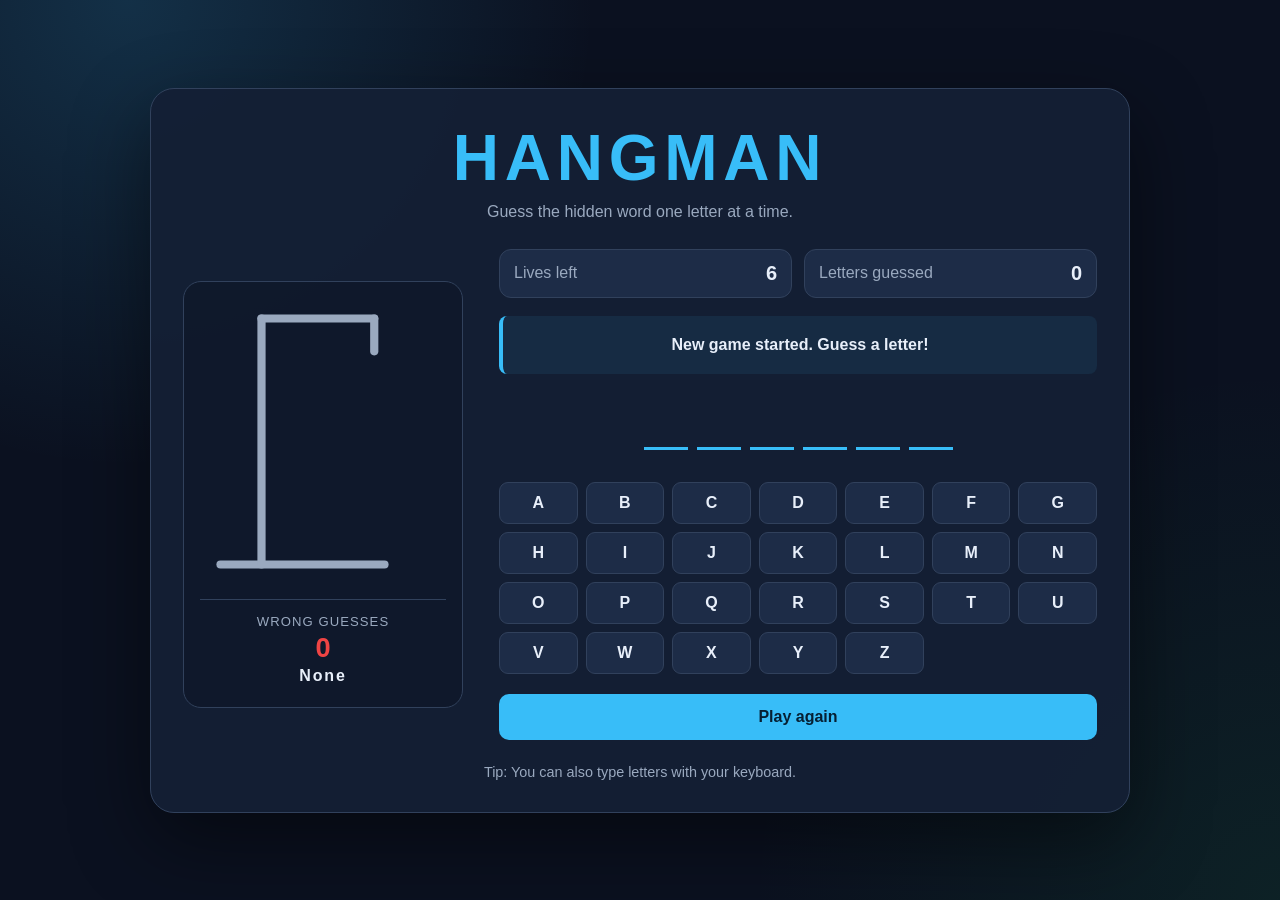
<file: index.html>
<!DOCTYPE html>
<html lang="en">
<head>
    <meta charset="UTF-8">
    <meta name="viewport" content="width=device-width, initial-scale=1.0">
    <title>Hangman - Browser Version</title>
    <style>
        :root {
            --background: #0b1120;
            --panel: #141f35;
            --panel-light: #1d2c47;
            --text: #e8effa;
            --muted: #9aa9bf;
            --accent: #38bdf8;
            --accent-light: #7dd3fc;
            --good: #22c55e;
            --bad: #ef4444;
            --line: #31415c;
        }

        * {
            box-sizing: border-box;
        }

        body {
            min-height: 100vh;
            margin: 0;
            padding: 24px;
            display: grid;
            place-items: center;
            color: var(--text);
            font-family: "Segoe UI", Arial, sans-serif;
            background:
                radial-gradient(circle at 10% 0%, rgba(56, 189, 248, 0.18), transparent 32%),
                radial-gradient(circle at 100% 100%, rgba(34, 197, 94, 0.09), transparent 34%),
                var(--background);
        }

        button {
            font: inherit;
        }

        .game {
            width: min(980px, 100%);
            padding: 32px;
            border: 1px solid var(--line);
            border-radius: 24px;
            background: rgba(20, 31, 53, 0.94);
            box-shadow: 0 28px 80px rgba(0, 0, 0, 0.48);
        }

        .game-header {
            margin-bottom: 28px;
            text-align: center;
        }

        .game-header h1 {
            margin: 0;
            color: var(--accent);
            font-size: clamp(2.2rem, 7vw, 4rem);
            letter-spacing: 0.09em;
            text-transform: uppercase;
        }

        .game-header p {
            margin: 8px 0 0;
            color: var(--muted);
        }

        .game-board {
            display: grid;
            grid-template-columns: 280px 1fr;
            gap: 36px;
            align-items: center;
        }

        .drawing-panel {
            padding: 16px;
            border: 1px solid var(--line);
            border-radius: 18px;
            background: rgba(11, 17, 32, 0.42);
        }

        .hangman-drawing {
            display: block;
            width: 100%;
            max-width: 250px;
            margin: 0 auto;
        }

        .gallows {
            stroke: var(--muted);
            stroke-width: 8;
            stroke-linecap: round;
        }

        .body-part {
            stroke: var(--bad);
            stroke-width: 8;
            stroke-linecap: round;
            fill: none;
            transition: opacity 0.25s ease;
        }

        .body-part.hidden {
            opacity: 0;
        }

        .wrong-box {
            margin-top: 14px;
            padding-top: 14px;
            border-top: 1px solid var(--line);
            text-align: center;
        }

        .wrong-box span {
            display: block;
            color: var(--muted);
            font-size: 0.82rem;
            text-transform: uppercase;
            letter-spacing: 0.08em;
        }

        .wrong-box strong {
            display: block;
            margin: 3px 0;
            color: var(--bad);
            font-size: 1.7rem;
        }

        .wrong-box p {
            min-height: 24px;
            margin: 0;
            color: var(--text);
            font-weight: 700;
            letter-spacing: 0.12em;
        }

        .play-panel {
            min-width: 0;
        }

        .stats {
            display: grid;
            grid-template-columns: 1fr 1fr;
            gap: 12px;
            margin-bottom: 18px;
        }

        .stat {
            display: flex;
            justify-content: space-between;
            align-items: center;
            padding: 12px 14px;
            border: 1px solid var(--line);
            border-radius: 12px;
            background: var(--panel-light);
            color: var(--muted);
        }

        .stat strong {
            color: var(--text);
            font-size: 1.25rem;
        }

        .message {
            min-height: 58px;
            margin: 0 0 18px;
            padding: 14px 16px;
            display: flex;
            justify-content: center;
            align-items: center;
            border-left: 4px solid var(--accent);
            border-radius: 8px;
            background: rgba(56, 189, 248, 0.08);
            text-align: center;
            font-weight: 600;
        }

        .message.win {
            border-color: var(--good);
            background: rgba(34, 197, 94, 0.12);
        }

        .message.lose {
            border-color: var(--bad);
            background: rgba(239, 68, 68, 0.12);
        }

        .word {
            display: flex;
            flex-wrap: wrap;
            justify-content: center;
            gap: 9px;
            min-height: 68px;
            margin-bottom: 22px;
        }

        .letter-box {
            width: 44px;
            height: 58px;
            display: flex;
            justify-content: center;
            align-items: center;
            border-bottom: 3px solid var(--accent);
            font-size: 1.7rem;
            font-weight: 800;
            text-transform: uppercase;
        }

        .keyboard {
            display: grid;
            grid-template-columns: repeat(7, 1fr);
            gap: 8px;
            margin-bottom: 20px;
        }

        .key {
            min-width: 0;
            padding: 11px 4px;
            border: 1px solid var(--line);
            border-radius: 9px;
            background: var(--panel-light);
            color: var(--text);
            font-weight: 800;
            cursor: pointer;
            transition: transform 0.15s ease, border-color 0.15s ease, background 0.15s ease;
        }

        .key:hover:not(:disabled) {
            transform: translateY(-2px);
            border-color: var(--accent);
        }

        .key:disabled {
            cursor: not-allowed;
            opacity: 0.55;
        }

        .key.correct {
            border-color: var(--good);
            background: rgba(34, 197, 94, 0.28);
            color: #bbf7d0;
        }

        .key.wrong {
            border-color: var(--bad);
            background: rgba(239, 68, 68, 0.25);
            color: #fecaca;
            text-decoration: line-through;
        }

        .play-again {
            width: 100%;
            padding: 14px 18px;
            border: 0;
            border-radius: 10px;
            background: var(--accent);
            color: #062033;
            font-size: 1rem;
            font-weight: 900;
            cursor: pointer;
            transition: background 0.15s ease, transform 0.15s ease;
        }

        .play-again:hover {
            background: var(--accent-light);
            transform: translateY(-1px);
        }

        .tip {
            margin: 24px 0 0;
            color: var(--muted);
            font-size: 0.9rem;
            text-align: center;
        }

        @media (max-width: 760px) {
            body {
                padding: 12px;
            }

            .game {
                padding: 20px;
                border-radius: 18px;
            }

            .game-board {
                grid-template-columns: 1fr;
                gap: 20px;
            }

            .drawing-panel {
                max-width: 360px;
                width: 100%;
                margin: 0 auto;
            }

            .hangman-drawing {
                max-width: 210px;
            }

            .keyboard {
                grid-template-columns: repeat(6, 1fr);
            }
        }

        @media (max-width: 430px) {
            .keyboard {
                grid-template-columns: repeat(5, 1fr);
            }

            .letter-box {
                width: 34px;
                height: 50px;
                font-size: 1.35rem;
            }

            .stat {
                flex-direction: column;
                gap: 4px;
                text-align: center;
            }
        }
    </style>
</head>
<body>
    <main class="game">
        <header class="game-header">
            <h1>Hangman</h1>
            <p>Guess the hidden word one letter at a time.</p>
        </header>

        <section class="game-board">
            <div class="drawing-panel">
                <svg class="hangman-drawing" viewBox="0 0 240 280" role="img" aria-label="Hangman drawing">
                    <line class="gallows" x1="20" y1="260" x2="180" y2="260"></line>
                    <line class="gallows" x1="60" y1="260" x2="60" y2="20"></line>
                    <line class="gallows" x1="60" y1="20" x2="170" y2="20"></line>
                    <line class="gallows" x1="170" y1="20" x2="170" y2="52"></line>

                    <circle id="head" class="body-part hidden" cx="170" cy="75" r="23"></circle>
                    <line id="body" class="body-part hidden" x1="170" y1="98" x2="170" y2="160"></line>
                    <line id="left-arm" class="body-part hidden" x1="170" y1="115" x2="138" y2="145"></line>
                    <line id="right-arm" class="body-part hidden" x1="170" y1="115" x2="202" y2="145"></line>
                    <line id="left-leg" class="body-part hidden" x1="170" y1="160" x2="138" y2="205"></line>
                    <line id="right-leg" class="body-part hidden" x1="170" y1="160" x2="202" y2="205"></line>
                </svg>

                <div class="wrong-box">
                    <span>Wrong guesses</span>
                    <strong id="wrong-count">0</strong>
                    <p id="wrong-letters">None</p>
                </div>
            </div>

            <div class="play-panel">
                <div class="stats">
                    <div class="stat">
                        <span>Lives left</span>
                        <strong id="lives">6</strong>
                    </div>
                    <div class="stat">
                        <span>Letters guessed</span>
                        <strong id="guessed-count">0</strong>
                    </div>
                </div>

                <p id="message" class="message" aria-live="polite">Starting game...</p>

                <div id="word" class="word" aria-live="polite"></div>

                <div id="keyboard" class="keyboard" aria-label="Letter keyboard"></div>

                <button id="play-again" class="play-again" type="button">Play again</button>
            </div>
        </section>

        <p class="tip">Tip: You can also type letters with your keyboard.</p>
    </main>

    <script>
        const WORDS = [
            "apple", "banana", "orange", "tiger", "house",
            "school", "pencil", "garden", "rocket", "summer",
            "winter", "coffee", "monkey", "planet", "yellow",
            "puzzle", "bridge", "window", "flower", "music"
        ];

        const MAX_WRONG = 6;
        const BODY_PARTS = ["head", "body", "left-arm", "right-arm", "left-leg", "right-leg"];

        const messageElement = document.getElementById("message");
        const wordElement = document.getElementById("word");
        const keyboardElement = document.getElementById("keyboard");
        const livesElement = document.getElementById("lives");
        const guessedCountElement = document.getElementById("guessed-count");
        const wrongCountElement = document.getElementById("wrong-count");
        const wrongLettersElement = document.getElementById("wrong-letters");
        const playAgainButton = document.getElementById("play-again");

        let word = "";
        let guessedLetters = [];
        let wrongGuesses = 0;
        let won = false;
        let lost = false;
        let gameOver = false;

        function buildKeyboard() {
            const alphabet = "ABCDEFGHIJKLMNOPQRSTUVWXYZ";

            for (const letter of alphabet) {
                const button = document.createElement("button");
                button.type = "button";
                button.className = "key";
                button.textContent = letter;
                button.dataset.letter = letter.toLowerCase();
                button.setAttribute("aria-label", "Guess " + letter);

                button.addEventListener("click", function () {
                    guessLetter(button.dataset.letter);
                });

                keyboardElement.appendChild(button);
            }
        }

        function startGame() {
            word = WORDS[Math.floor(Math.random() * WORDS.length)];
            guessedLetters = [];
            wrongGuesses = 0;
            won = false;
            lost = false;
            gameOver = false;

            render("New game started. Guess a letter!");
        }

        function guessLetter(letter) {
            letter = letter.toLowerCase();

            if (gameOver) {
                messageElement.textContent = "The game is over. Press Play again.";
                return;
            }

            if (!/^[a-z]$/.test(letter)) {
                messageElement.textContent = "Please guess a letter from A to Z.";
                return;
            }

            if (guessedLetters.includes(letter)) {
                messageElement.textContent = "You already guessed that letter.";
                return;
            }

            guessedLetters.push(letter);

            let message = "";

            if (word.includes(letter)) {
                const hasFoundEveryLetter = word.split("").every(function (letterInWord) {
                    return guessedLetters.includes(letterInWord);
                });

                if (hasFoundEveryLetter) {
                    won = true;
                    gameOver = true;
                    message = "You won!";
                } else {
                    message = "Good guess!";
                }
            } else {
                wrongGuesses++;

                if (wrongGuesses >= MAX_WRONG) {
                    lost = true;
                    gameOver = true;
                    message = "Out of lives!";
                } else {
                    message = "Wrong guess. Try again.";
                }
            }

            render(message);
        }

        function render(message) {
            const wrongLetters = guessedLetters.filter(function (letter) {
                return !word.includes(letter);
            });

            livesElement.textContent = Math.max(MAX_WRONG - wrongGuesses, 0);
            guessedCountElement.textContent = guessedLetters.length;
            wrongCountElement.textContent = wrongGuesses;
            wrongLettersElement.textContent = wrongLetters.length
                ? wrongLetters.map(function (letter) { return letter.toUpperCase(); }).join(", ")
                : "None";

            messageElement.className = "message";
            messageElement.textContent = message;

            if (won) {
                messageElement.classList.add("win");
                messageElement.textContent += " The word was " + word.toUpperCase() + ".";
            }

            if (lost) {
                messageElement.classList.add("lose");
                messageElement.textContent += " The word was " + word.toUpperCase() + ".";
            }

            wordElement.innerHTML = "";

            for (const letter of word) {
                const box = document.createElement("span");
                const isRevealed = guessedLetters.includes(letter);

                box.className = "letter-box";
                box.textContent = isRevealed ? letter.toUpperCase() : "";
                wordElement.appendChild(box);
            }

            BODY_PARTS.forEach(function (partId, index) {
                document.getElementById(partId).classList.toggle("hidden", index >= wrongGuesses);
            });

            document.querySelectorAll(".key").forEach(function (button) {
                const letter = button.dataset.letter;
                const isGuessed = guessedLetters.includes(letter);

                button.disabled = gameOver || isGuessed;
                button.classList.toggle("correct", isGuessed && word.includes(letter));
                button.classList.toggle("wrong", isGuessed && !word.includes(letter));
            });
        }

        document.addEventListener("keydown", function (event) {
            if (event.ctrlKey || event.altKey || event.metaKey) {
                return;
            }

            if (/^[a-z]$/i.test(event.key) && event.key.length === 1) {
                guessLetter(event.key);
            }

            if (event.key === "Enter" && gameOver) {
                startGame();
            }
        });

        playAgainButton.addEventListener("click", startGame);

        buildKeyboard();
        startGame();
    </script>
</body>
</html>
</file>
